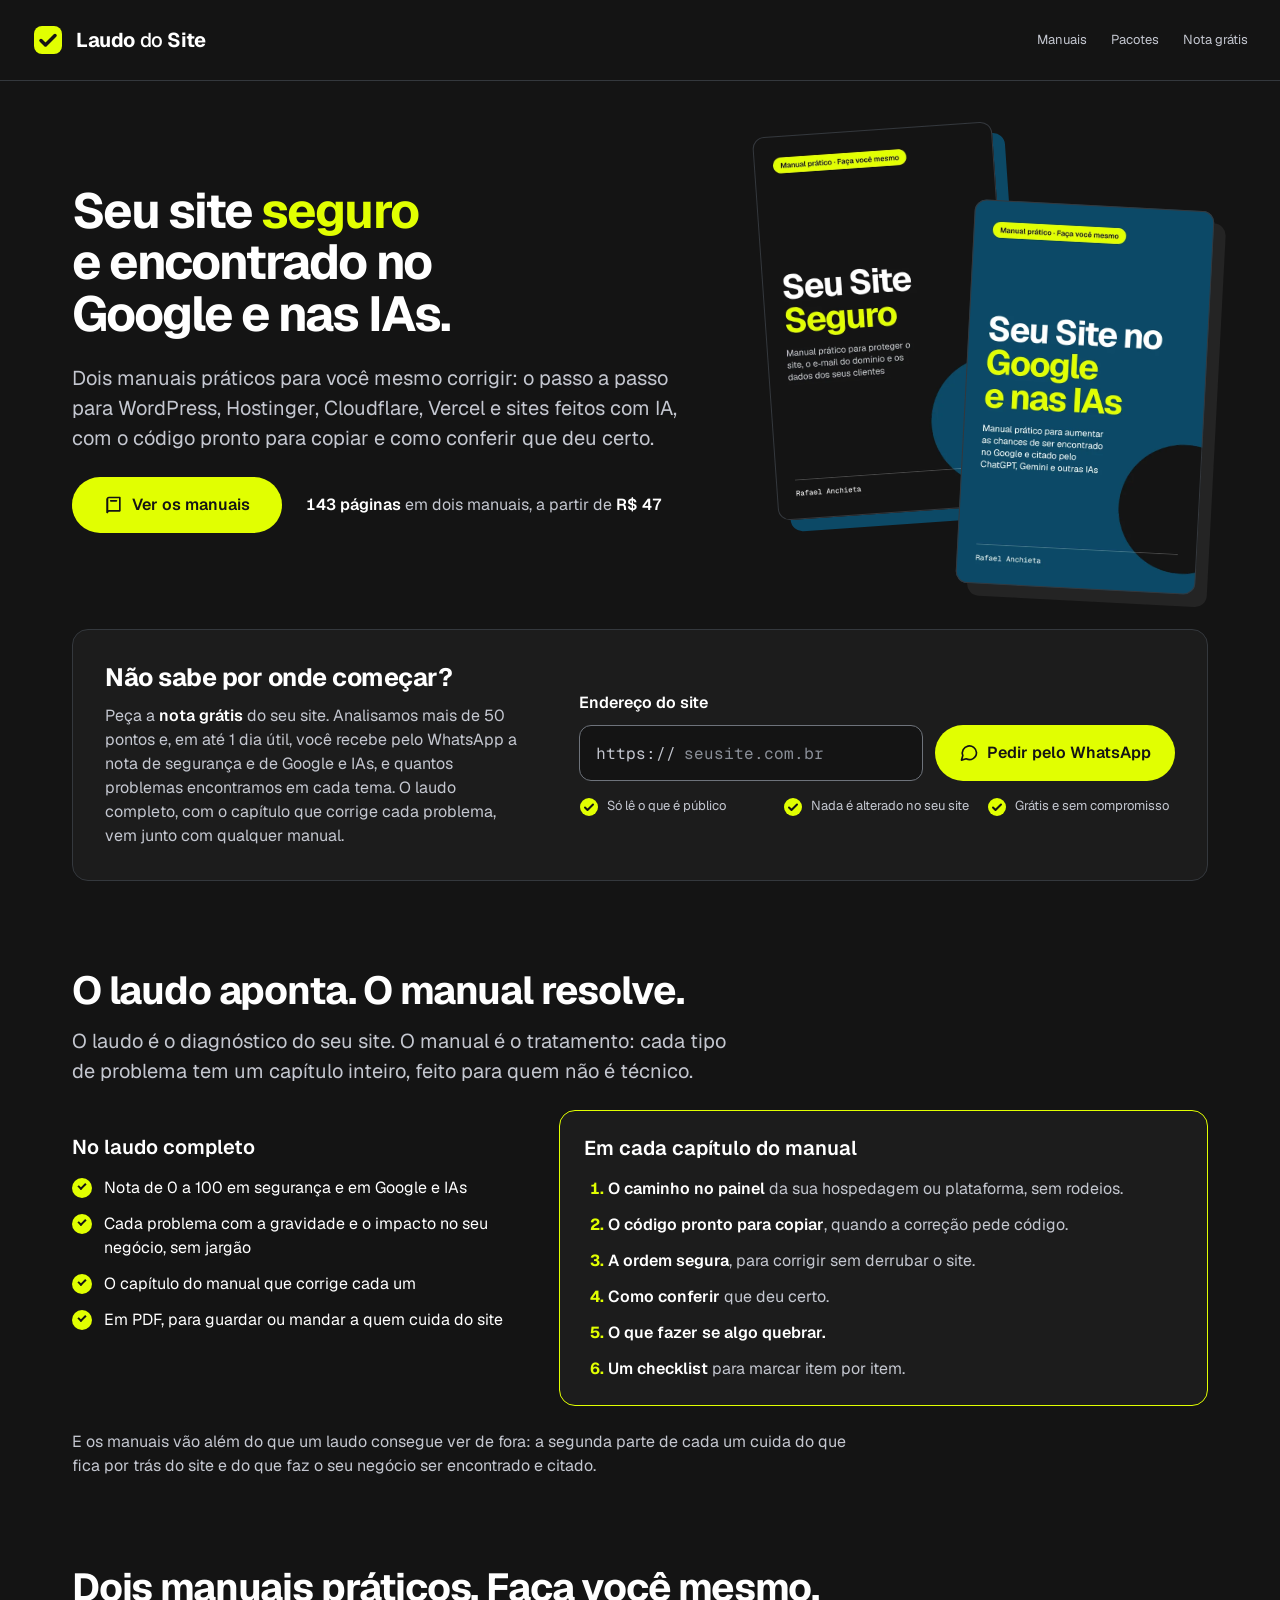
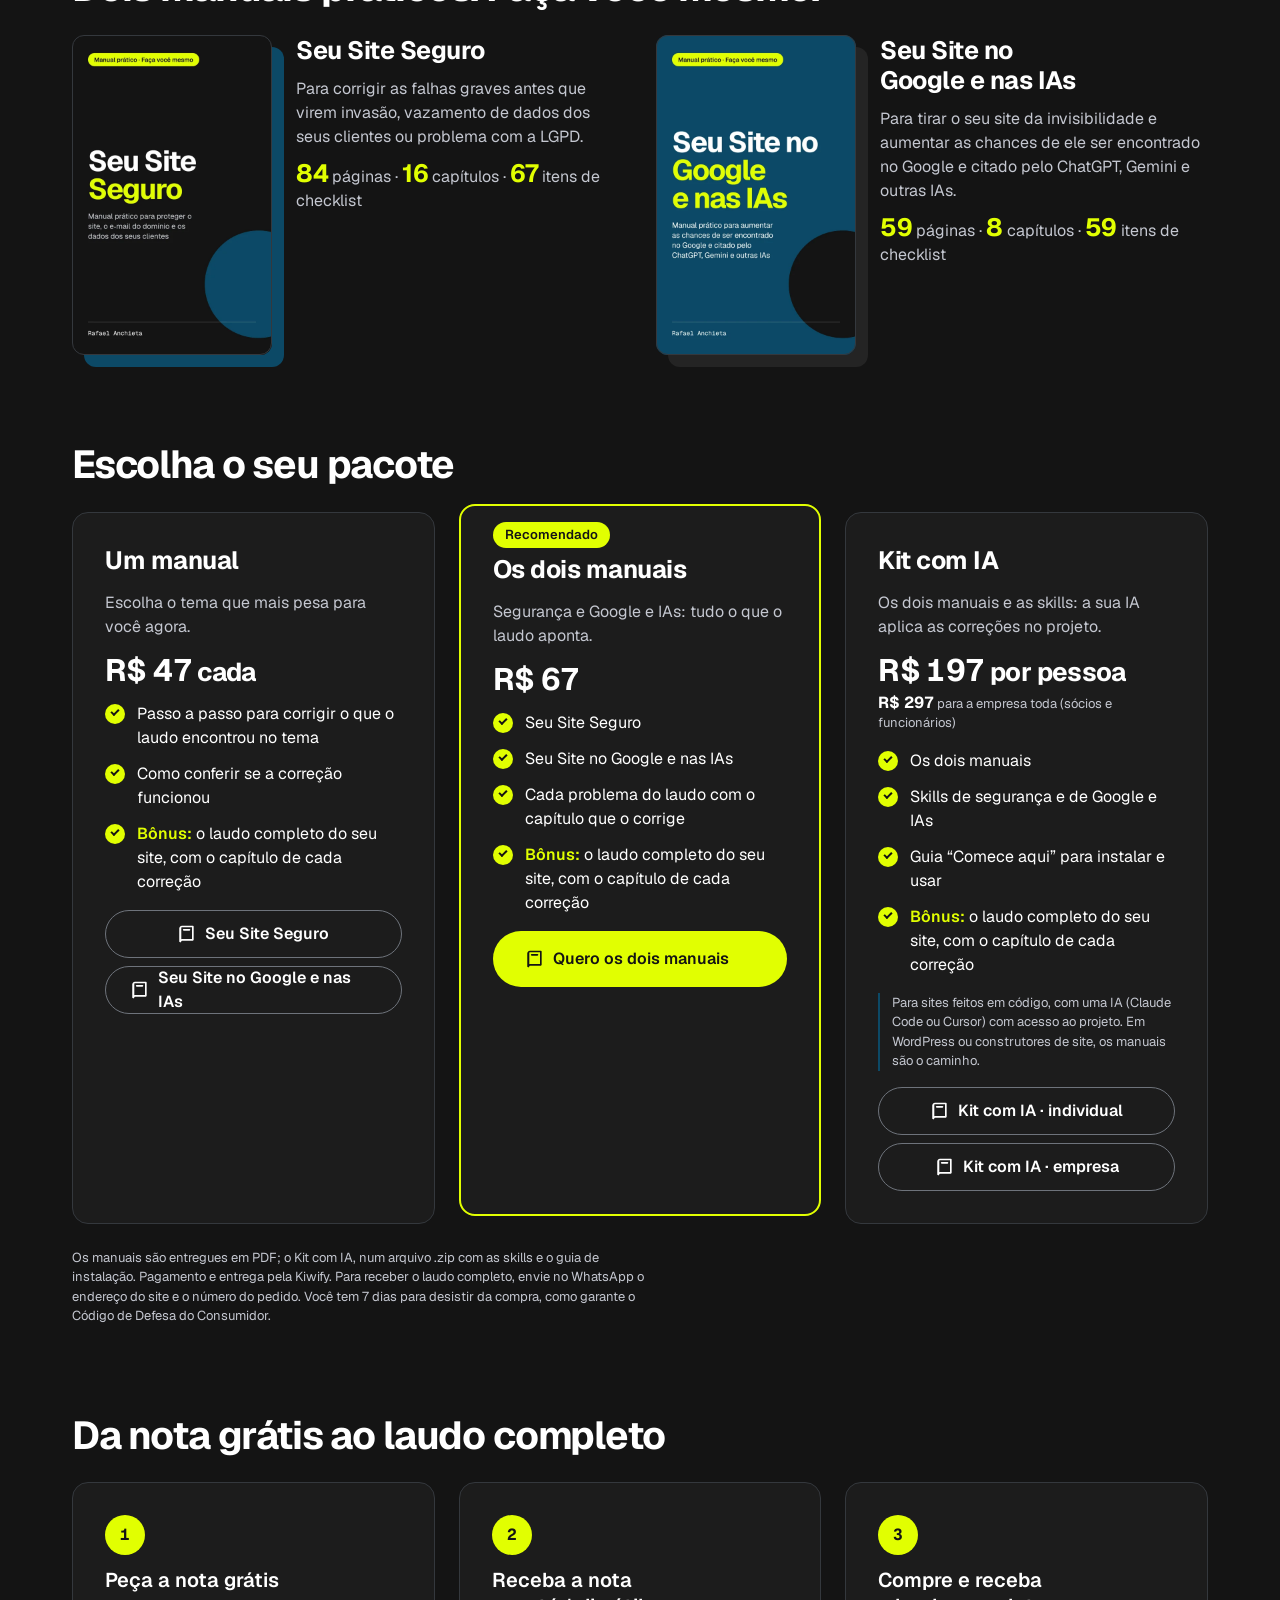
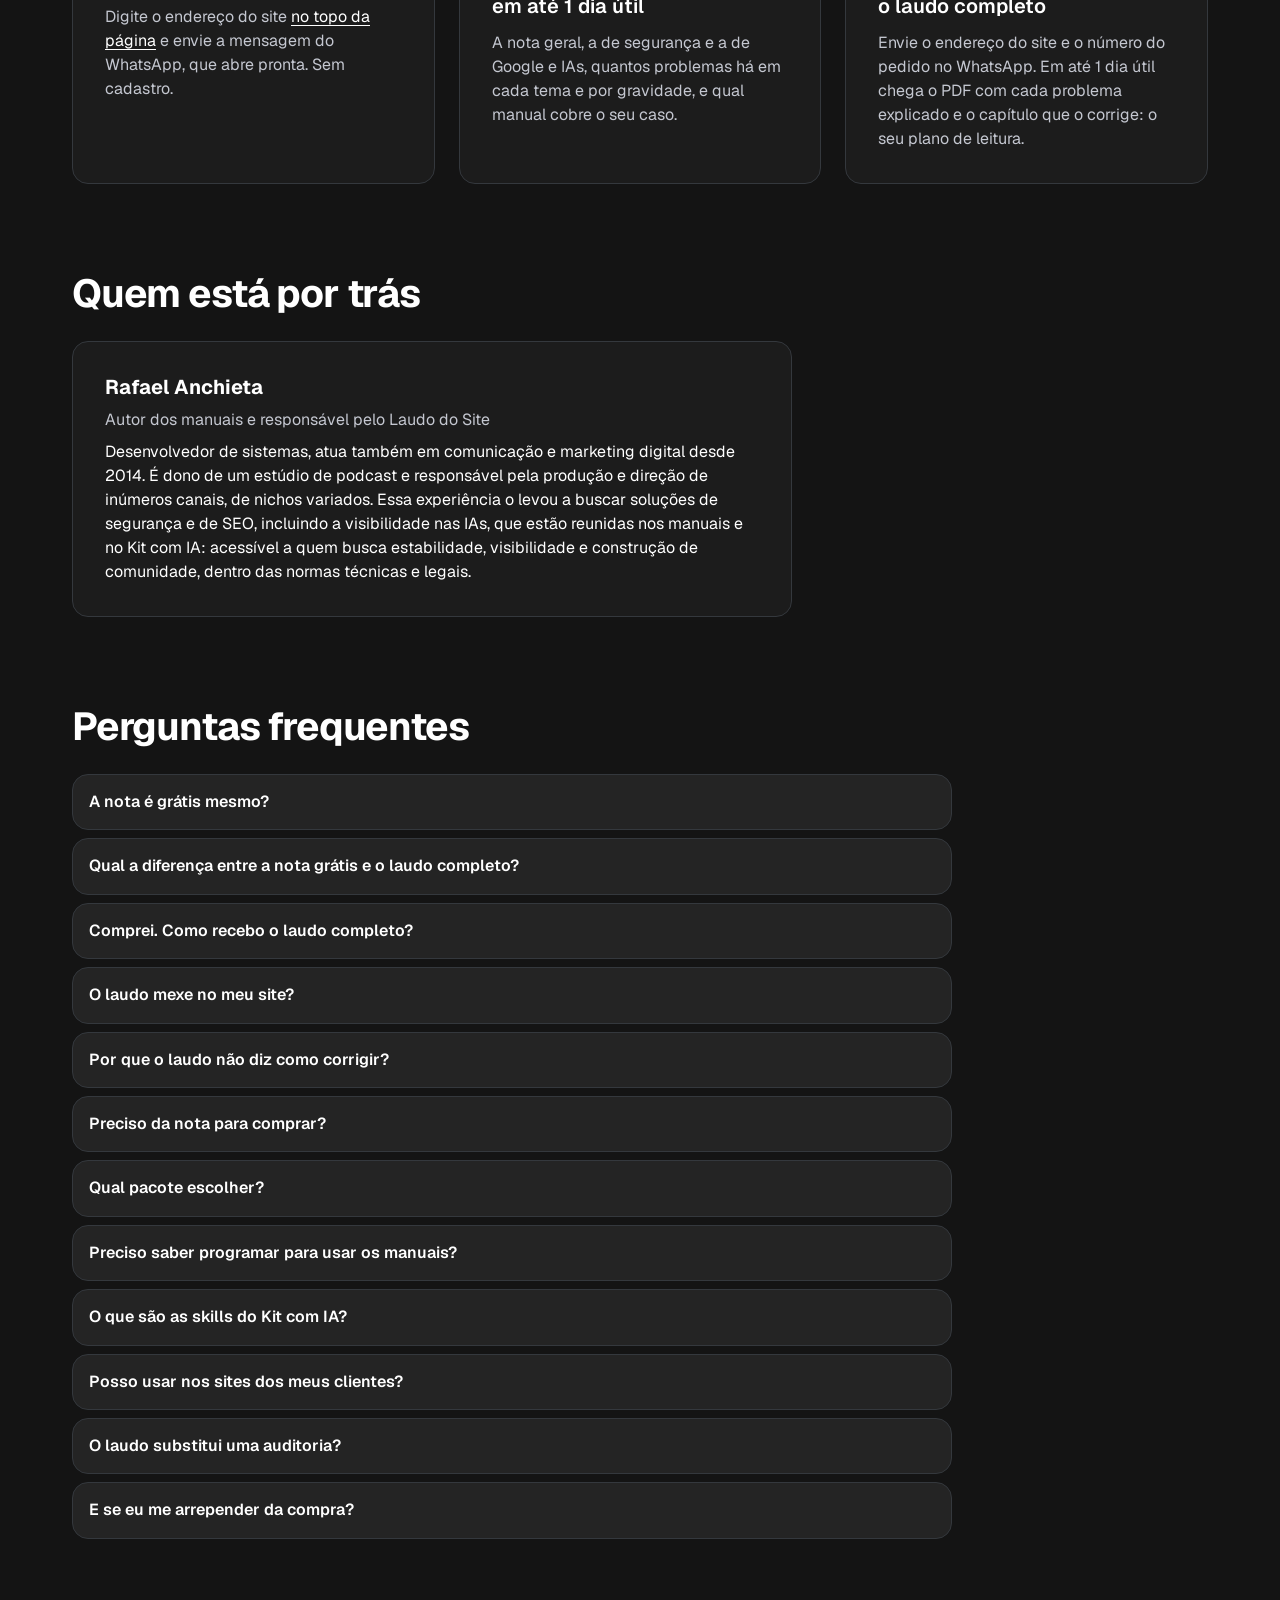
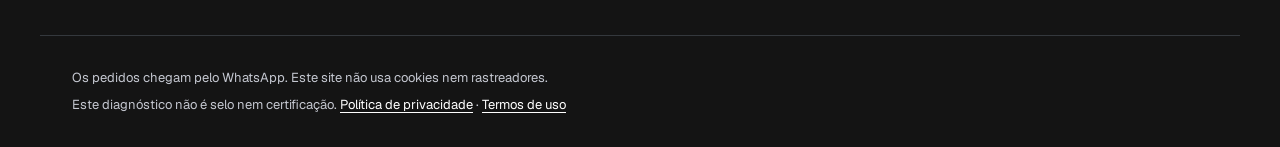
<file: index.html>
<!doctype html>
<html lang="pt-BR">
<head>
  <meta charset="utf-8">
  <meta name="viewport" content="width=device-width, initial-scale=1, viewport-fit=cover">
  <title>Laudo do Site · diagnóstico grátis de segurança, Google e IAs</title>
  <meta name="description" content="Manuais práticos para você mesmo corrigir a segurança do seu site e a presença dele no Google e nas IAs. Peça grátis pelo WhatsApp a nota do seu site.">
  <meta name="theme-color" content="#141414">
  <meta property="og:title" content="Laudo do Site · diagnóstico grátis">
  <meta property="og:description" content="Descubra se o seu site está protegido e visível para o Google e as IAs.">
  <meta property="og:type" content="website">
  <link rel="icon" href="/favicon.svg" type="image/svg+xml">
  <link rel="preload" href="/fontes/geist.woff2" as="font" type="font/woff2" crossorigin>
  <link rel="stylesheet" href="/estilo.css">
  <script type="module" src="/inicio.js"></script>
  <!-- dominio -->
  <link rel="canonical" href="https://laudodosite.com.br/">
  <meta property="og:url" content="https://laudodosite.com.br/">
  <meta property="og:image" content="https://laudodosite.com.br/og.png">
  <meta property="og:image:width" content="1200">
  <meta property="og:image:height" content="630">
  <meta property="og:image:alt" content="Laudo do Site: seu site está protegido e visível para as IAs?">
  <meta property="og:locale" content="pt_BR">
  <meta name="twitter:card" content="summary_large_image">
  <!-- /dominio -->
</head>
<body>
  <header class="topo">
    <a class="marca" href="/" aria-label="Laudo do Site, página inicial">
      <svg viewBox="0 0 32 32" aria-hidden="true"><rect x="2" y="2" width="28" height="28" rx="8" fill="#E1FF01"/><path d="M9 16.5l4.5 4.5L23 11.5" fill="none" stroke="#141414" stroke-width="3.5" stroke-linecap="round" stroke-linejoin="round"/></svg>
      <span><b>Laudo</b> do <b>Site</b></span>
    </a>
    <nav class="nav" aria-label="Seções">
      <a href="#manuais">Manuais</a>
      <a href="#pacotes">Pacotes</a>
      <a href="#laudo">Nota grátis</a>
    </nav>
  </header>

  <main class="pagina">
    <section class="vitrine" aria-labelledby="tit-vitrine">
      <div class="vitrine-txt">
        <h1 class="vitrine-tit" id="tit-vitrine">Seu site <em>seguro</em> e encontrado no Google e nas IAs.</h1>
        <p class="lead">Dois manuais práticos para você mesmo corrigir: o passo a passo para WordPress, Hostinger, Cloudflare, Vercel e sites feitos com IA, com o código pronto para copiar e como conferir que deu certo.</p>
        <div class="vitrine-acoes">
          <a class="btn-pri" href="#manuais">
            <svg viewBox="0 0 24 24" fill="none" stroke="currentColor" stroke-width="2" stroke-linecap="round" stroke-linejoin="round" aria-hidden="true"><path d="M4 5a2 2 0 0 1 2-2h13v16H6a2 2 0 0 0-2 2z"/><path d="M4 21V5M8 7h7"/></svg>
            Ver os manuais
          </a>
          <p class="vitrine-preco"><b>143 páginas</b> em dois manuais, a partir de <b>R$ 47</b></p>
        </div>
      </div>
      <div class="capas" aria-hidden="true"><div data-capa="seguro"></div><div data-capa="google"></div></div>
    </section>

    <section class="cartao convite" id="laudo" aria-labelledby="tit-convite">
      <div class="convite-txt">
        <h2 id="tit-convite">Não sabe por onde começar?</h2>
        <p>Peça a <strong>nota grátis</strong> do seu site. Analisamos mais de 50 pontos e, em até 1 dia útil, você recebe pelo WhatsApp a nota de segurança e de Google e IAs, e quantos problemas encontramos em cada tema. O laudo completo, com o capítulo que corrige cada problema, vem junto com qualquer manual.</p>
      </div>
      <form class="form" id="form-laudo" novalidate>
        <label id="rotulo-url" for="url">Endereço do site</label>
        <div class="campo">
          <div class="entrada">
            <span aria-hidden="true">https://</span>
            <input id="url" name="url" type="text" inputmode="url" autocomplete="url" autocapitalize="none" spellcheck="false"
                   maxlength="2048" placeholder="seusite.com.br" required aria-describedby="erro-url">
          </div>
          <button class="btn-whats" id="btn-verificar" type="submit">
            <svg viewBox="0 0 24 24" fill="none" stroke="currentColor" stroke-width="2" stroke-linecap="round" stroke-linejoin="round" aria-hidden="true"><path d="M21 11.5a8.4 8.4 0 0 1-12.4 7.4L3 20.5l1.6-5.4A8.5 8.5 0 1 1 21 11.5z"/></svg>
            <span id="btn-rotulo">Pedir pelo WhatsApp</span>
          </button>
        </div>
        <p class="erro-form" id="erro-url" role="alert" hidden>
          <svg viewBox="0 0 24 24" fill="none" stroke="currentColor" stroke-width="2" stroke-linecap="round" stroke-linejoin="round" aria-hidden="true"><path d="M12 3l9.5 17h-19L12 3z"/><path d="M12 10v4M12 17.5v.01"/></svg>
          <span id="erro-texto"></span>
        </p>
        <p class="pedido-ok" id="pedido-ok" role="status" hidden>Pedido aberto no WhatsApp: é só enviar a mensagem. Enquanto o laudo não chega, <a href="#manuais">veja os manuais</a>.</p>
        <ul class="garantias">
          <li><svg viewBox="0 0 20 20" aria-hidden="true"><circle cx="10" cy="10" r="9" fill="#E1FF01"/><path d="M6 10.5l2.5 2.5L14 7.5" fill="none" stroke="#141414" stroke-width="2" stroke-linecap="round" stroke-linejoin="round"/></svg>Só lê o que é público</li>
          <li><svg viewBox="0 0 20 20" aria-hidden="true"><circle cx="10" cy="10" r="9" fill="#E1FF01"/><path d="M6 10.5l2.5 2.5L14 7.5" fill="none" stroke="#141414" stroke-width="2" stroke-linecap="round" stroke-linejoin="round"/></svg>Nada é alterado no seu site</li>
          <li><svg viewBox="0 0 20 20" aria-hidden="true"><circle cx="10" cy="10" r="9" fill="#E1FF01"/><path d="M6 10.5l2.5 2.5L14 7.5" fill="none" stroke="#141414" stroke-width="2" stroke-linecap="round" stroke-linejoin="round"/></svg>Grátis e sem compromisso</li>
        </ul>
      </form>
    </section>

    <section class="secao" id="laudo-e-manual" aria-labelledby="tit-laudo-manual">
      <div class="secao-intro">
        <h2 class="secao-titulo" id="tit-laudo-manual">O laudo aponta. O&nbsp;manual resolve.</h2>
        <p class="lead">O laudo é o diagnóstico do seu site. O manual é o tratamento: cada tipo de problema tem um capítulo inteiro, feito para quem não é técnico.</p>
      </div>
      <div class="comparar">
        <div class="comparar-lado">
          <h3>No laudo completo</h3>
          <ul class="lista-check">
            <li>Nota de 0 a 100 em segurança e em Google e IAs</li>
            <li>Cada problema com a gravidade e o impacto no seu negócio, sem jargão</li>
            <li>O capítulo do manual que corrige cada um</li>
            <li>Em PDF, para guardar ou mandar a quem cuida do site</li>
          </ul>
        </div>
        <div class="comparar-lado profundo">
          <h3>Em cada capítulo do manual</h3>
          <ol class="capitulo-ex">
            <li><strong>O caminho no painel</strong> da sua hospedagem ou plataforma, sem rodeios.</li>
            <li><strong>O código pronto para copiar</strong>, quando a correção pede código.</li>
            <li><strong>A ordem segura</strong>, para corrigir sem derrubar o site.</li>
            <li><strong>Como conferir</strong> que deu certo.</li>
            <li><strong>O que fazer se algo quebrar.</strong></li>
            <li><strong>Um checklist</strong> para marcar item por item.</li>
          </ol>
        </div>
      </div>
      <p class="comparar-fecho">E os manuais vão além do que um laudo consegue ver de fora: a segunda parte de cada um cuida do que fica por trás do site e do que faz o seu negócio ser encontrado e citado.</p>
    </section>

    <section class="secao" id="manuais" aria-labelledby="tit-manuais">
      <h2 class="secao-titulo" id="tit-manuais">Dois manuais práticos. Faça você mesmo.</h2>
      <div class="manuais">
        <article class="manual">
          <div data-capa="seguro"></div>
          <div class="manual-txt">
            <h3>Seu Site Seguro</h3>
            <p>Para corrigir as falhas graves antes que virem invasão, vazamento de dados dos seus clientes ou problema com a LGPD.</p>
            <p class="manual-numeros"><b>84</b> páginas · <b>16</b> capítulos · <b>67</b> itens de checklist</p>
          </div>
        </article>
        <article class="manual">
          <div data-capa="google"></div>
          <div class="manual-txt">
            <h3>Seu Site no Google e nas IAs</h3>
            <p>Para tirar o seu site da invisibilidade e aumentar as chances de ele ser encontrado no Google e citado pelo ChatGPT, Gemini e outras IAs.</p>
            <p class="manual-numeros"><b>59</b> páginas · <b>8</b> capítulos · <b>59</b> itens de checklist</p>
          </div>
        </article>
      </div>
    </section>

    <section class="secao" id="pacotes" aria-labelledby="tit-pacotes">
      <h2 class="secao-titulo" id="tit-pacotes">Escolha o seu pacote</h2>
      <div id="lista-pacotes"></div>
      <p class="nota-compra">Os manuais são entregues em PDF; o Kit com IA, num arquivo .zip com as skills e o guia de instalação. Pagamento e entrega pela Kiwify. Para receber o laudo completo, envie no WhatsApp o endereço do site e o número do pedido. Você tem 7 dias para desistir da compra, como garante o Código de Defesa do Consumidor.</p>
    </section>

    <section class="secao" id="como-funciona" aria-labelledby="tit-como">
      <h2 class="secao-titulo" id="tit-como">Da nota grátis ao laudo completo</h2>
      <ol class="passos">
        <li class="cartao">
          <span class="passo-num" aria-hidden="true">1</span>
          <h3>Peça a nota grátis</h3>
          <p>Digite o endereço do site <a href="#laudo">no topo da página</a> e envie a mensagem do WhatsApp, que abre pronta. Sem cadastro.</p>
        </li>
        <li class="cartao">
          <span class="passo-num" aria-hidden="true">2</span>
          <h3>Receba a nota em até 1 dia útil</h3>
          <p>A nota geral, a de segurança e a de Google e IAs, quantos problemas há em cada tema e por gravidade, e qual manual cobre o seu caso.</p>
        </li>
        <li class="cartao">
          <span class="passo-num" aria-hidden="true">3</span>
          <h3>Compre e receba o laudo completo</h3>
          <p>Envie o endereço do site e o número do pedido no WhatsApp. Em até 1 dia útil chega o PDF com cada problema explicado e o capítulo que o corrige: o seu plano de leitura.</p>
        </li>
      </ol>
    </section>

    <section class="secao autor" aria-labelledby="tit-autor">
      <h2 class="secao-titulo" id="tit-autor">Quem está por trás</h2>
      <div class="cartao autor-cartao">
        <p class="autor-nome">Rafael Anchieta</p>
        <p class="autor-papel">Autor dos manuais e responsável pelo Laudo do Site</p>
        <p>Desenvolvedor de sistemas, atua também em comunicação e marketing digital desde 2014. É dono de um estúdio de podcast e responsável pela produção e direção de inúmeros canais, de nichos variados. Essa experiência o levou a buscar soluções de segurança e de SEO, incluindo a visibilidade nas IAs, que estão reunidas nos manuais e no Kit com IA: acessível a quem busca estabilidade, visibilidade e construção de comunidade, dentro das normas técnicas e legais.</p>
      </div>
    </section>

    <section class="secao" aria-labelledby="tit-faq">
      <h2 class="secao-titulo" id="tit-faq">Perguntas frequentes</h2>
      <div class="faq">
        <details class="item"><summary><h3>A nota é grátis mesmo?</h3></summary>
          <div class="corpo"><p>Sim. Não pedimos cadastro, e-mail nem cartão. Você digita o endereço, envia o pedido pelo WhatsApp e recebe a nota em até 1 dia útil: as notas de cada tema e quantos problemas encontramos, por gravidade. Nesta fase beta, cada análise é feita e conferida por nós antes do envio.</p></div></details>
        <details class="item"><summary><h3>Qual a diferença entre a nota grátis e o laudo completo?</h3></summary>
          <div class="corpo"><p>A nota mostra quanto o seu site precisa de atenção. O laudo completo mostra o quê: cada problema explicado em linguagem simples, a evidência encontrada e o capítulo do manual que ensina a corrigir. Ele vem junto com qualquer manual, porque é com o manual em mãos que ele vira um plano de ação.</p></div></details>
        <details class="item"><summary><h3>Comprei. Como recebo o laudo completo?</h3></summary>
          <div class="corpo"><p>Envie pelo WhatsApp o endereço do site e o número do pedido que aparece no e-mail da compra. Em até 1 dia útil você recebe o laudo em PDF, feito no dia, com o site como ele está.</p></div></details>
        <details class="item"><summary><h3>O laudo mexe no meu site?</h3></summary>
          <div class="corpo"><p>Não. Lemos só o que qualquer visitante ou robô de busca recebe do site. Nada é alterado, e não tentamos entrar em áreas restritas.</p></div></details>
        <details class="item"><summary><h3>Por que o laudo não diz como corrigir?</h3></summary>
          <div class="corpo"><p>Porque a correção depende de onde o site está hospedado e de como ele foi feito. O laudo mostra o que está errado e por que importa; os manuais ensinam a corrigir, passo a passo, nos painéis e ferramentas mais usados.</p></div></details>
        <details class="item"><summary><h3>Preciso da nota para comprar?</h3></summary>
          <div class="corpo"><p>Não. Se você já sabe o que precisa corrigir, ou quer cuidar do site por completo, pode comprar direto: o laudo completo do seu site vem junto. A nota ajuda a escolher, mas não é obrigatória.</p></div></details>
        <details class="item"><summary><h3>Qual pacote escolher?</h3></summary>
          <div class="corpo"><p>Se ainda não sabe, peça a nota grátis: ela mostra se os problemas estão em segurança, no Google e nas IAs, ou nos dois, e indica o pacote para o seu caso. Se o laudo encontrou problemas nos dois temas, os dois manuais saem mais em conta juntos. No Kit com IA, a licença individual vale para uma pessoa; a licença para empresa cobre sócios e funcionários.</p></div></details>
        <details class="item"><summary><h3>Preciso saber programar para usar os manuais?</h3></summary>
          <div class="corpo"><p>Para a maior parte das correções, não: muitas são feitas no painel da hospedagem, do domínio ou do próprio site. Alguns itens exigem mexer no código ou pedir a quem mantém o site, e o manual avisa quando.</p></div></details>
        <details class="item"><summary><h3>O que são as skills do Kit com IA?</h3></summary>
          <div class="corpo"><p>São instruções e ferramentas prontas para uma IA que trabalha no seu projeto, como o Claude Code ou o Cursor. Com elas, a IA verifica o site, aplica as correções dos manuais e confere o resultado. Servem para sites feitos em código; em WordPress ou construtores de site, os manuais são o caminho.</p></div></details>
        <details class="item"><summary><h3>Posso usar nos sites dos meus clientes?</h3></summary>
          <div class="corpo"><p>Pode. O que você aprende nos manuais vale para qualquer site em que trabalhe, e o Kit com IA pode ser usado nos sites de clientes que autorizarem o trabalho por escrito. O que não pode é repassar os arquivos: revender, compartilhar ou publicar os manuais e as skills.</p></div></details>
        <details class="item"><summary><h3>O laudo substitui uma auditoria?</h3></summary>
          <div class="corpo"><p>Não. Ele mostra o que dá para ver de fora. Falhas no código, no banco de dados ou nas regras de acesso só aparecem numa análise por dentro.</p></div></details>
        <details class="item"><summary><h3>E se eu me arrepender da compra?</h3></summary>
          <div class="corpo"><p>Você tem 7 dias a partir da compra para desistir e receber o valor de volta, como garante o Código de Defesa do Consumidor.</p></div></details>
      </div>
    </section>
  </main>

  <footer class="rodape">
    <p>Os pedidos chegam pelo WhatsApp. Este site não usa cookies nem rastreadores.</p>
    <p>Este diagnóstico não é selo nem certificação. <a href="/privacidade">Política de privacidade</a> · <a href="/termos">Termos de uso</a></p>
  </footer>
</body>
</html>
</file>
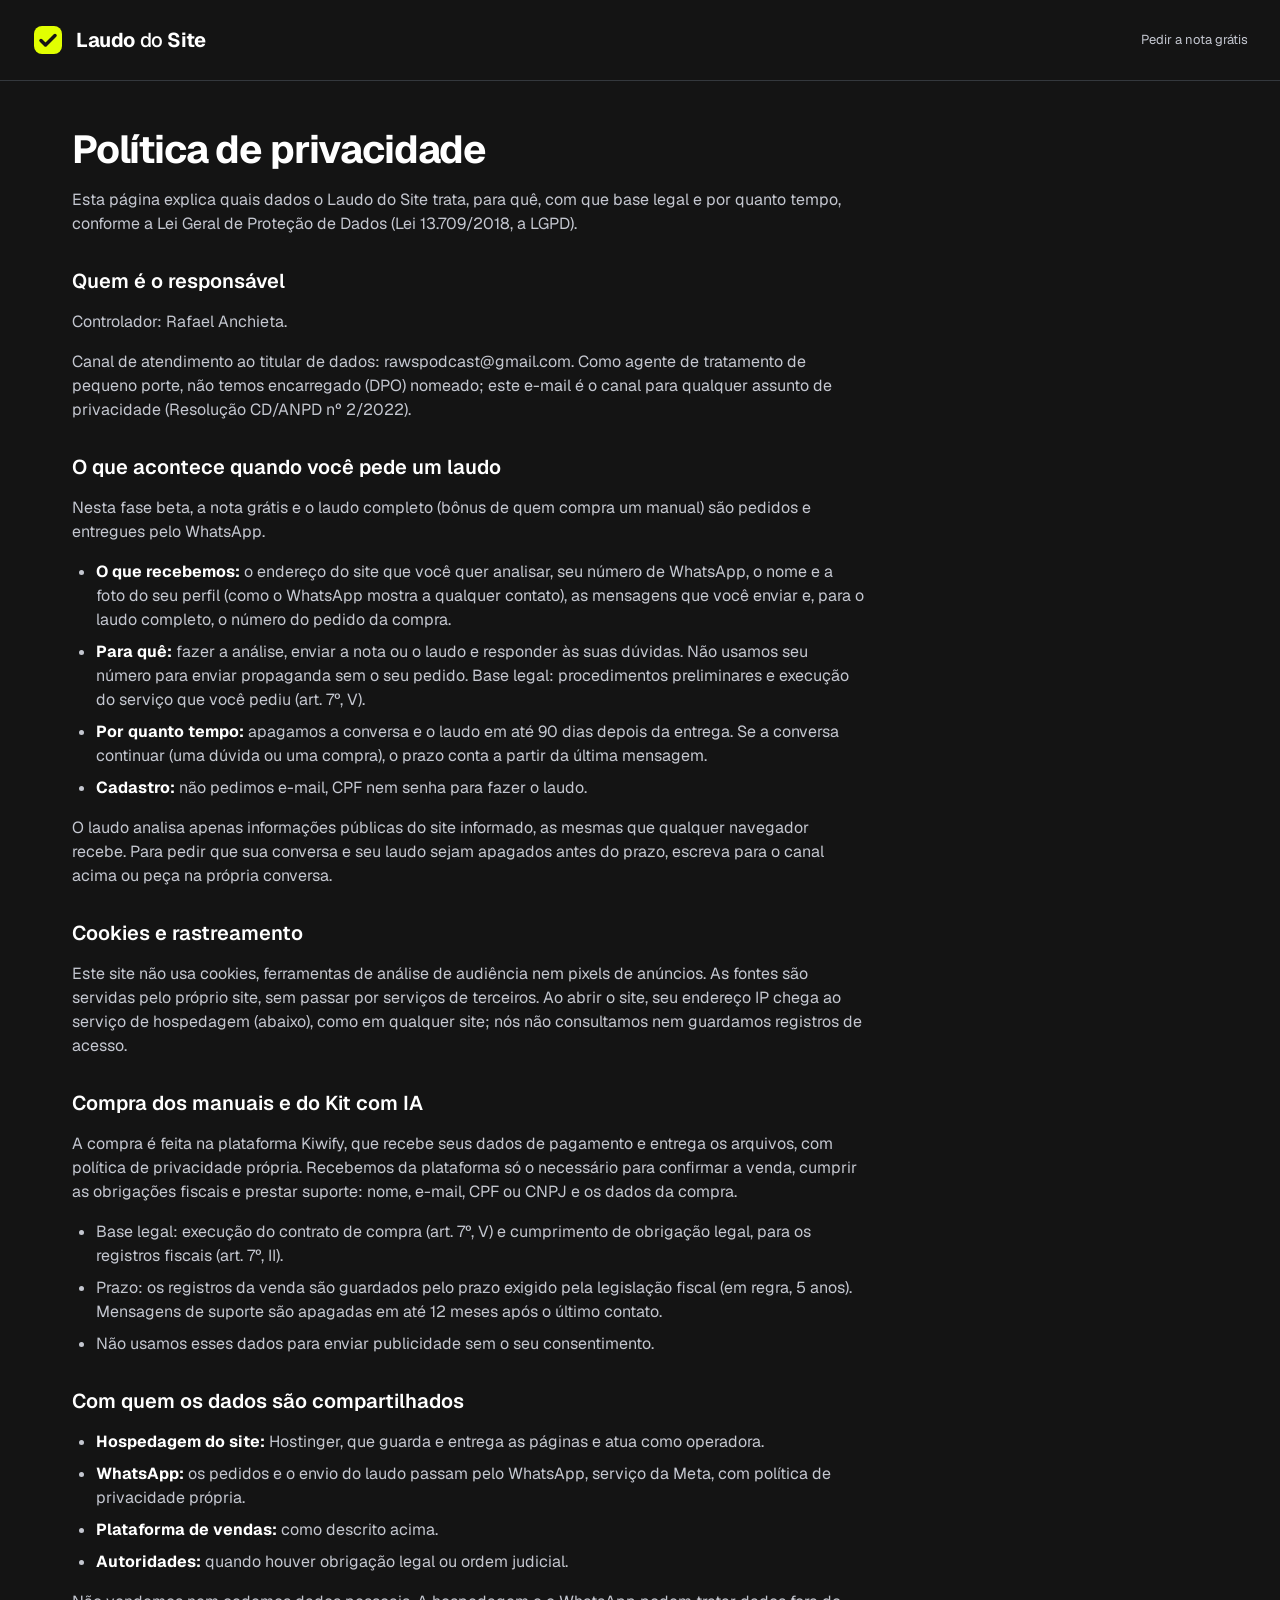
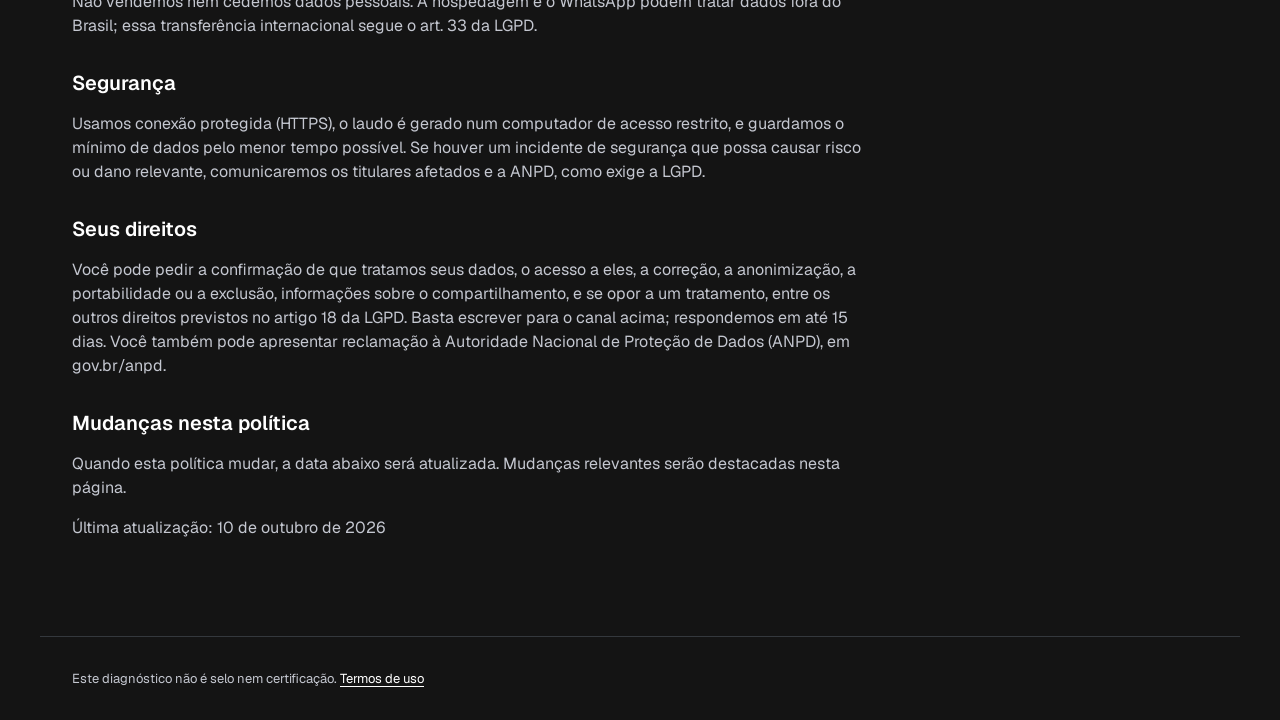
<file: privacidade.html>
<!doctype html>
<html lang="pt-BR">
<head>
  <meta charset="utf-8">
  <meta name="viewport" content="width=device-width, initial-scale=1, viewport-fit=cover">
  <title>Política de privacidade · Laudo do Site</title>
  <meta name="description" content="Quais dados o Laudo do Site guarda, por quanto tempo e como exercer seus direitos pela LGPD.">
  <meta name="theme-color" content="#141414">
  <link rel="icon" href="/favicon.svg" type="image/svg+xml">
  <link rel="preload" href="/fontes/geist.woff2" as="font" type="font/woff2" crossorigin>
  <link rel="stylesheet" href="/estilo.css">
  <!-- dominio -->
  <link rel="canonical" href="https://laudodosite.com.br/privacidade">
  <!-- /dominio -->
</head>
<body>
  <header class="topo">
    <a class="marca" href="/" aria-label="Laudo do Site, página inicial">
      <svg viewBox="0 0 32 32" aria-hidden="true"><rect x="2" y="2" width="28" height="28" rx="8" fill="#E1FF01"/><path d="M9 16.5l4.5 4.5L23 11.5" fill="none" stroke="#141414" stroke-width="3.5" stroke-linecap="round" stroke-linejoin="round"/></svg>
      <span><b>Laudo</b> do <b>Site</b></span>
    </a>
    <a class="topo-acao" href="/#laudo">Pedir a nota grátis</a>
  </header>

  <main class="pagina">
    <article class="texto-legal">
      <h1>Política de privacidade</h1>
      <p>Esta página explica quais dados o Laudo do Site trata, para quê, com que base legal e por quanto tempo, conforme a Lei Geral de Proteção de Dados (Lei 13.709/2018, a LGPD).</p>

      <h2>Quem é o responsável</h2>
      <p>Controlador: Rafael Anchieta.</p>
      <p>Canal de atendimento ao titular de dados: rawspodcast@gmail.com. Como agente de tratamento de pequeno porte, não temos encarregado (DPO) nomeado; este e-mail é o canal para qualquer assunto de privacidade (Resolução CD/ANPD nº 2/2022).</p>

      <h2>O que acontece quando você pede um laudo</h2>
      <p>Nesta fase beta, a nota grátis e o laudo completo (bônus de quem compra um manual) são pedidos e entregues pelo WhatsApp.</p>
      <ul>
        <li><strong>O que recebemos:</strong> o endereço do site que você quer analisar, seu número de WhatsApp, o nome e a foto do seu perfil (como o WhatsApp mostra a qualquer contato), as mensagens que você enviar e, para o laudo completo, o número do pedido da compra.</li>
        <li><strong>Para quê:</strong> fazer a análise, enviar a nota ou o laudo e responder às suas dúvidas. Não usamos seu número para enviar propaganda sem o seu pedido. Base legal: procedimentos preliminares e execução do serviço que você pediu (art. 7º, V).</li>
        <li><strong>Por quanto tempo:</strong> apagamos a conversa e o laudo em até 90 dias depois da entrega. Se a conversa continuar (uma dúvida ou uma compra), o prazo conta a partir da última mensagem.</li>
        <li><strong>Cadastro:</strong> não pedimos e-mail, CPF nem senha para fazer o laudo.</li>
      </ul>
      <p>O laudo analisa apenas informações públicas do site informado, as mesmas que qualquer navegador recebe. Para pedir que sua conversa e seu laudo sejam apagados antes do prazo, escreva para o canal acima ou peça na própria conversa.</p>

      <h2>Cookies e rastreamento</h2>
      <p>Este site não usa cookies, ferramentas de análise de audiência nem pixels de anúncios. As fontes são servidas pelo próprio site, sem passar por serviços de terceiros. Ao abrir o site, seu endereço IP chega ao serviço de hospedagem (abaixo), como em qualquer site; nós não consultamos nem guardamos registros de acesso.</p>

      <h2>Compra dos manuais e do Kit com IA</h2>
      <p>A compra é feita na plataforma Kiwify, que recebe seus dados de pagamento e entrega os arquivos, com política de privacidade própria. Recebemos da plataforma só o necessário para confirmar a venda, cumprir as obrigações fiscais e prestar suporte: nome, e-mail, CPF ou CNPJ e os dados da compra.</p>
      <ul>
        <li>Base legal: execução do contrato de compra (art. 7º, V) e cumprimento de obrigação legal, para os registros fiscais (art. 7º, II).</li>
        <li>Prazo: os registros da venda são guardados pelo prazo exigido pela legislação fiscal (em regra, 5 anos). Mensagens de suporte são apagadas em até 12 meses após o último contato.</li>
        <li>Não usamos esses dados para enviar publicidade sem o seu consentimento.</li>
      </ul>

      <h2>Com quem os dados são compartilhados</h2>
      <ul>
        <li><strong>Hospedagem do site:</strong> Hostinger, que guarda e entrega as páginas e atua como operadora.</li>
        <li><strong>WhatsApp:</strong> os pedidos e o envio do laudo passam pelo WhatsApp, serviço da Meta, com política de privacidade própria.</li>
        <li><strong>Plataforma de vendas:</strong> como descrito acima.</li>
        <li><strong>Autoridades:</strong> quando houver obrigação legal ou ordem judicial.</li>
      </ul>
      <p>Não vendemos nem cedemos dados pessoais. A hospedagem e o WhatsApp podem tratar dados fora do Brasil; essa transferência internacional segue o art. 33 da LGPD.</p>

      <h2>Segurança</h2>
      <p>Usamos conexão protegida (HTTPS), o laudo é gerado num computador de acesso restrito, e guardamos o mínimo de dados pelo menor tempo possível. Se houver um incidente de segurança que possa causar risco ou dano relevante, comunicaremos os titulares afetados e a ANPD, como exige a LGPD.</p>

      <h2>Seus direitos</h2>
      <p>Você pode pedir a confirmação de que tratamos seus dados, o acesso a eles, a correção, a anonimização, a portabilidade ou a exclusão, informações sobre o compartilhamento, e se opor a um tratamento, entre os outros direitos previstos no artigo 18 da LGPD. Basta escrever para o canal acima; respondemos em até 15 dias. Você também pode apresentar reclamação à Autoridade Nacional de Proteção de Dados (ANPD), em gov.br/anpd.</p>

      <h2>Mudanças nesta política</h2>
      <p>Quando esta política mudar, a data abaixo será atualizada. Mudanças relevantes serão destacadas nesta página.</p>

      <p class="atualizado">Última atualização: 10 de outubro de 2026</p>
    </article>
  </main>

  <footer class="rodape">
    <p>Este diagnóstico não é selo nem certificação. <a href="/termos">Termos de uso</a></p>
  </footer>
</body>
</html>
</file>
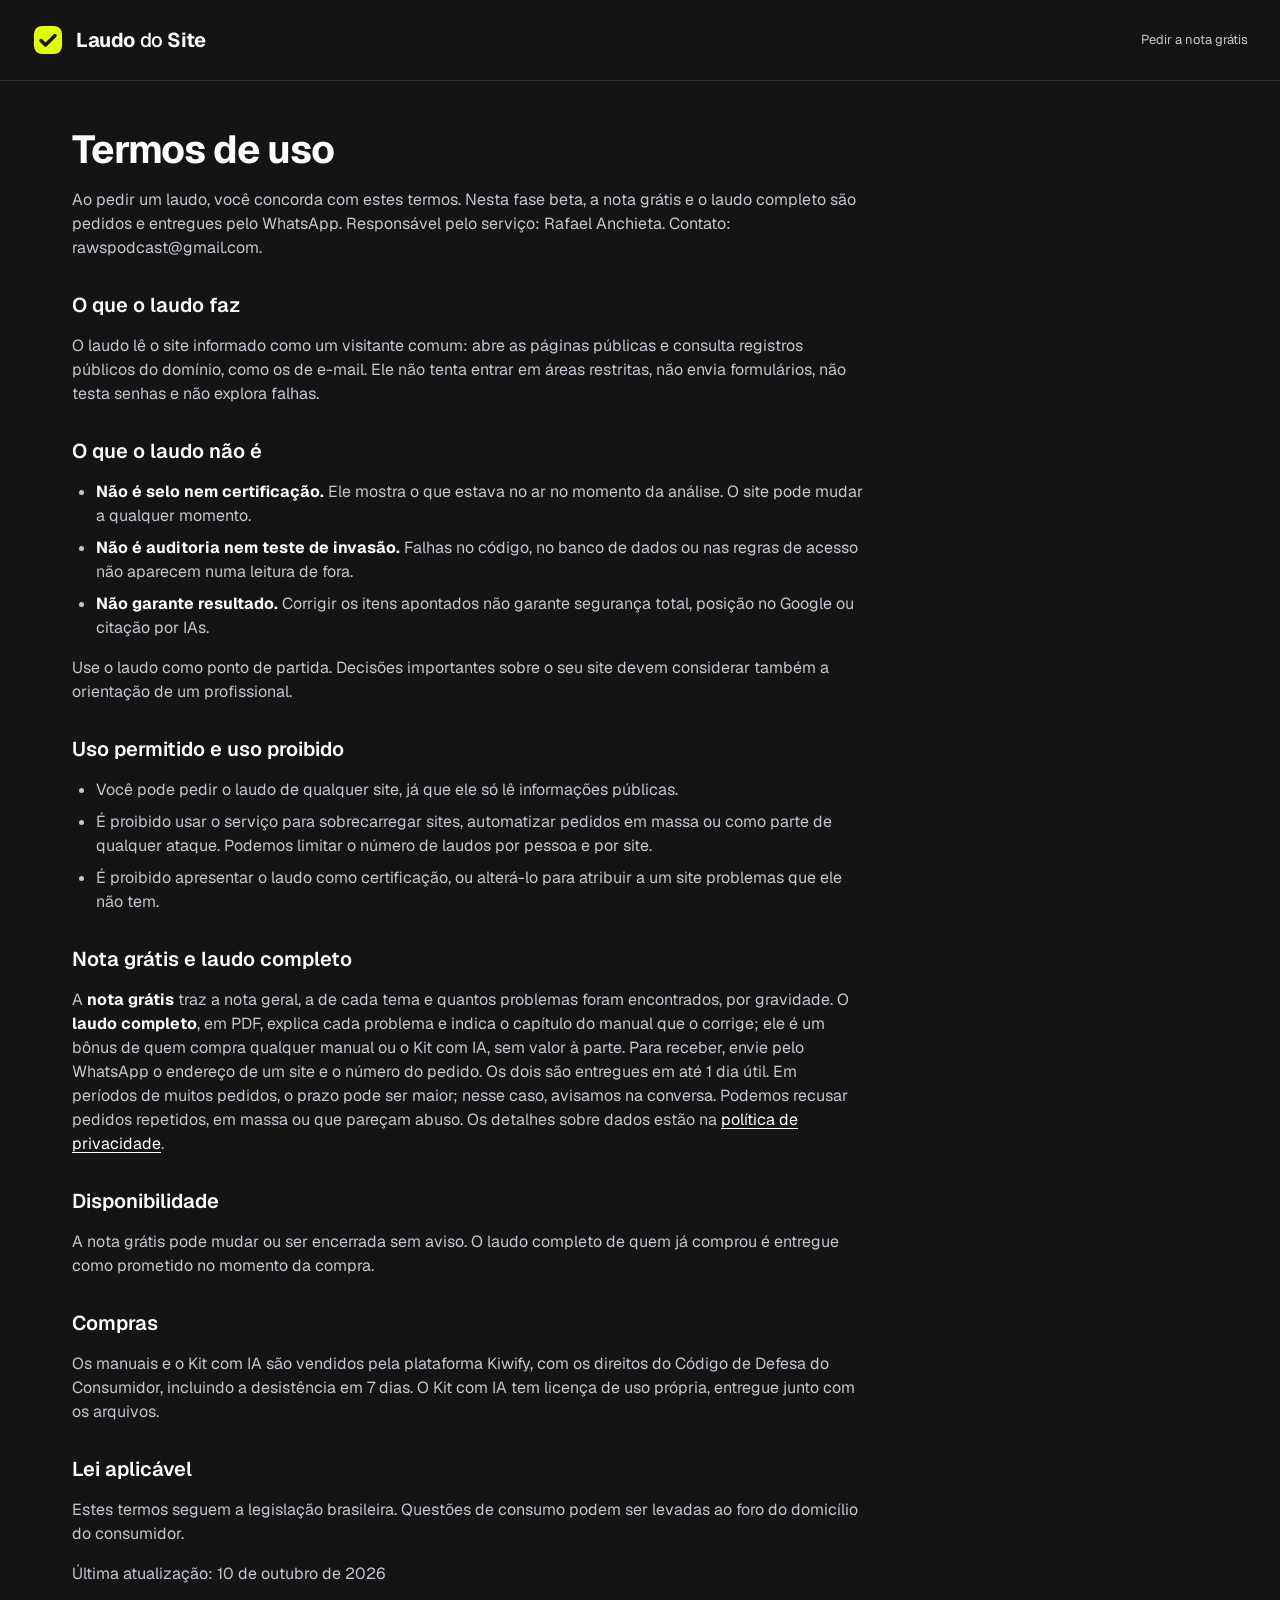
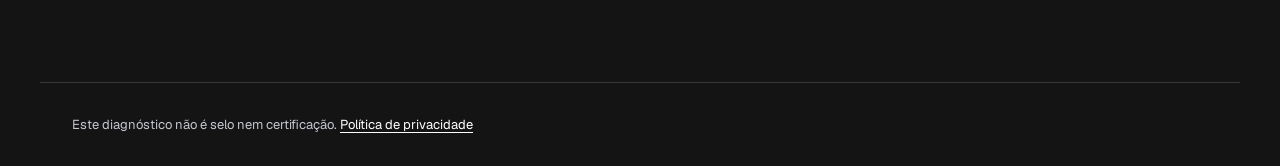
<file: termos.html>
<!doctype html>
<html lang="pt-BR">
<head>
  <meta charset="utf-8">
  <meta name="viewport" content="width=device-width, initial-scale=1, viewport-fit=cover">
  <title>Termos de uso · Laudo do Site</title>
  <meta name="description" content="Regras de uso da nota grátis e do laudo do Laudo do Site: o que ele verifica, o que não é e o uso proibido.">
  <meta name="theme-color" content="#141414">
  <link rel="icon" href="/favicon.svg" type="image/svg+xml">
  <link rel="preload" href="/fontes/geist.woff2" as="font" type="font/woff2" crossorigin>
  <link rel="stylesheet" href="/estilo.css">
  <!-- dominio -->
  <link rel="canonical" href="https://laudodosite.com.br/termos">
  <!-- /dominio -->
</head>
<body>
  <header class="topo">
    <a class="marca" href="/" aria-label="Laudo do Site, página inicial">
      <svg viewBox="0 0 32 32" aria-hidden="true"><rect x="2" y="2" width="28" height="28" rx="8" fill="#E1FF01"/><path d="M9 16.5l4.5 4.5L23 11.5" fill="none" stroke="#141414" stroke-width="3.5" stroke-linecap="round" stroke-linejoin="round"/></svg>
      <span><b>Laudo</b> do <b>Site</b></span>
    </a>
    <a class="topo-acao" href="/#laudo">Pedir a nota grátis</a>
  </header>

  <main class="pagina">
    <article class="texto-legal">
      <h1>Termos de uso</h1>
      <p>Ao pedir um laudo, você concorda com estes termos. Nesta fase beta, a nota grátis e o laudo completo são pedidos e entregues pelo WhatsApp. Responsável pelo serviço: Rafael Anchieta. Contato: rawspodcast@gmail.com.</p>

      <h2>O que o laudo faz</h2>
      <p>O laudo lê o site informado como um visitante comum: abre as páginas públicas e consulta registros públicos do domínio, como os de e-mail. Ele não tenta entrar em áreas restritas, não envia formulários, não testa senhas e não explora falhas.</p>

      <h2>O que o laudo não é</h2>
      <ul>
        <li><strong>Não é selo nem certificação.</strong> Ele mostra o que estava no ar no momento da análise. O site pode mudar a qualquer momento.</li>
        <li><strong>Não é auditoria nem teste de invasão.</strong> Falhas no código, no banco de dados ou nas regras de acesso não aparecem numa leitura de fora.</li>
        <li><strong>Não garante resultado.</strong> Corrigir os itens apontados não garante segurança total, posição no Google ou citação por IAs.</li>
      </ul>
      <p>Use o laudo como ponto de partida. Decisões importantes sobre o seu site devem considerar também a orientação de um profissional.</p>

      <h2>Uso permitido e uso proibido</h2>
      <ul>
        <li>Você pode pedir o laudo de qualquer site, já que ele só lê informações públicas.</li>
        <li>É proibido usar o serviço para sobrecarregar sites, automatizar pedidos em massa ou como parte de qualquer ataque. Podemos limitar o número de laudos por pessoa e por site.</li>
        <li>É proibido apresentar o laudo como certificação, ou alterá-lo para atribuir a um site problemas que ele não tem.</li>
      </ul>

      <h2>Nota grátis e laudo completo</h2>
      <p>A <strong>nota grátis</strong> traz a nota geral, a de cada tema e quantos problemas foram encontrados, por gravidade. O <strong>laudo completo</strong>, em PDF, explica cada problema e indica o capítulo do manual que o corrige; ele é um bônus de quem compra qualquer manual ou o Kit com IA, sem valor à parte. Para receber, envie pelo WhatsApp o endereço de um site e o número do pedido. Os dois são entregues em até 1 dia útil. Em períodos de muitos pedidos, o prazo pode ser maior; nesse caso, avisamos na conversa. Podemos recusar pedidos repetidos, em massa ou que pareçam abuso. Os detalhes sobre dados estão na <a href="/privacidade">política de privacidade</a>.</p>

      <h2>Disponibilidade</h2>
      <p>A nota grátis pode mudar ou ser encerrada sem aviso. O laudo completo de quem já comprou é entregue como prometido no momento da compra.</p>

      <h2>Compras</h2>
      <p>Os manuais e o Kit com IA são vendidos pela plataforma Kiwify, com os direitos do Código de Defesa do Consumidor, incluindo a desistência em 7 dias. O Kit com IA tem licença de uso própria, entregue junto com os arquivos.</p>

      <h2>Lei aplicável</h2>
      <p>Estes termos seguem a legislação brasileira. Questões de consumo podem ser levadas ao foro do domicílio do consumidor.</p>

      <p class="atualizado">Última atualização: 10 de outubro de 2026</p>
    </article>
  </main>

  <footer class="rodape">
    <p>Este diagnóstico não é selo nem certificação. <a href="/privacidade">Política de privacidade</a></p>
  </footer>
</body>
</html>
</file>
<file: estilo.css>
/* Laudo do Site — tokens do manual de comunicação visual (Downloads/manual_comunicacao_visual_laudo_do_site.md).
   Ajustes de acessibilidade, documentados:
   - --borda-ctl: borda de campos de formulário (#34383D dá 1,56:1; controle precisa de 3:1)
   - --placeholder: texto de exemplo no campo (≥ 4,5:1)
   - azul-petróleo só como FUNDO (como texto/ícone sobre o escuro dá 1,6:1)
   - etiqueta "Médio" com texto escuro (branco sobre âmbar dá 2,45:1) */
/* Geist e Geist Mono (Vercel, SIL Open Font License 1.1 — fontes/LICENCA-OFL.txt), servidas
   pelo próprio site: arquivos variáveis, um por família, cobrem os pesos 100 a 900. */
@font-face { font-family: "Geist"; src: url("/fontes/geist.woff2") format("woff2"); font-weight: 100 900; font-style: normal; font-display: swap; }
@font-face { font-family: "Geist Mono"; src: url("/fontes/geist-mono.woff2") format("woff2"); font-weight: 100 900; font-style: normal; font-display: swap; }

:root {
  --fundo: #141414; --sup: #242424; --sup-2: #1C1C1C; --borda: #34383D; --borda-ctl: #6E737B;
  --destaque: #E1FF01; --sobre-destaque: #141414; --apoio: #0C4966;
  --texto: #FFFFFF; --texto-2: #C4C7D0; --placeholder: #8A8F98;
  --critico: #B4232F; --alto: #D9363E; --medio: #D99A00; --baixo: #0C4966; --ok: #238636;

  --f-ui: "Geist", "Segoe UI", system-ui, -apple-system, sans-serif;
  --f-mono: "Geist Mono", ui-monospace, "Cascadia Mono", Consolas, monospace;
  --t-13: 0.8125rem; --t-16: 1rem; --t-20: 1.25rem; --t-25: 1.5625rem; --t-31: 1.9375rem; --t-39: 2.4375rem; --t-49: 3.0625rem;
  --r-1: 12px; --r-2: 16px; --r-3: 999px;
  --ease-enter: cubic-bezier(0.215, 0.610, 0.355, 1.000);
  --ease-exit: cubic-bezier(0.550, 0.055, 0.675, 0.190);
  color-scheme: dark;
}

*, *::before, *::after { box-sizing: border-box; }
html { -webkit-text-size-adjust: 100%; scrollbar-color: var(--borda-ctl) var(--fundo); }
body { margin: 0; background: var(--fundo); color: var(--texto); font: 400 var(--t-16)/1.5 var(--f-ui); -webkit-font-smoothing: antialiased; }
::selection { background: var(--destaque); color: var(--sobre-destaque); }
a { color: var(--texto); text-underline-offset: 3px; }
a:hover { color: var(--destaque); }
:focus-visible { outline: 2px solid var(--destaque); outline-offset: 3px; border-radius: 4px; }
h1, h2, h3, p { margin: 0; }
h1, h2, h3 { text-wrap: balance; }
svg { flex: 0 0 auto; }
.so-leitor { position: absolute; width: 1px; height: 1px; overflow: hidden; clip: rect(0 0 0 0); white-space: nowrap; }
[hidden] { display: none !important; }

/* ---------------------------------------------------------------- moldura */
.topo { display: flex; align-items: center; justify-content: space-between; gap: 16px; padding: 16px; border-bottom: 1px solid var(--borda); }
@media (min-width: 720px) { .topo { padding: 24px 32px; } }
.marca { display: inline-flex; align-items: center; gap: 12px; text-decoration: none; color: var(--texto); font: 700 var(--t-20)/1 var(--f-ui); letter-spacing: -0.02em; }
.marca:hover { color: var(--texto); }
.marca svg { width: 32px; height: 32px; }
.marca b { font-weight: 700; } .marca span { font-weight: 500; }
.topo-acao { font-size: var(--t-13); color: var(--texto-2); text-decoration: none; }
.pagina { max-width: 1200px; margin: 0 auto; padding: 32px 16px 64px; display: grid; gap: 24px; }
@media (min-width: 720px) { .pagina { padding: 48px 32px 96px; } }
.cartao { background: var(--sup-2); border: 1px solid var(--borda); border-radius: var(--r-2); padding: 24px; min-width: 0; }
@media (min-width: 720px) { .cartao { padding: 32px; } }
.rodape { max-width: 1200px; margin: 0 auto; padding: 24px 16px 48px; color: var(--texto-2); font-size: var(--t-13); display: grid; gap: 8px; border-top: 1px solid var(--borda); }
@media (min-width: 720px) { .rodape { padding: 32px; } }

/* ---------------------------------------------------------------- início */
.lead { color: var(--texto-2); font-size: var(--t-16); max-width: 52ch; }
@media (min-width: 720px) { .lead { font-size: var(--t-20); } }


/* Vitrine: o produto primeiro (título e capas), o laudo grátis logo abaixo como convite. */
.vitrine { display: grid; gap: 48px; align-items: center; }
@media (min-width: 960px) { .vitrine { grid-template-columns: 7fr 5fr; gap: 64px; } }
.vitrine > *, .convite > * { min-width: 0; }
.vitrine-txt { display: grid; gap: 24px; justify-items: start; }
.vitrine-tit { font: 700 var(--t-39)/1.05 var(--f-ui); letter-spacing: -0.04em; max-width: 16ch; }
@media (min-width: 720px) { .vitrine-tit { font-size: var(--t-49); } }
.vitrine-tit em { font-style: normal; color: var(--destaque); }
.vitrine-acoes { display: flex; flex-wrap: wrap; align-items: center; gap: 16px 24px; }
.vitrine-preco { color: var(--texto-2); }
.vitrine-preco b { color: var(--texto); font-weight: 600; font-variant-numeric: tabular-nums; }
/* No celular as capas saem do topo (aparecem na seção dos manuais) e o convite sobe. */
.capas { display: none; position: relative; max-width: 440px; width: 100%; justify-self: center; }
@media (min-width: 720px) {
  .capas { display: block; height: 460px; }
  .capas .capa-livro { position: absolute; width: 240px; }
  .capas .capa-livro:first-child { left: 0; top: 0; transform: rotate(-4deg); }
  .capas .capa-livro.apoio { right: 0; bottom: 0; transform: rotate(3deg); }
}
.convite { display: grid; gap: 24px; margin-top: 16px; }
@media (min-width: 960px) { .convite { grid-template-columns: 5fr 7fr; gap: 48px; align-items: center; } }
.convite h2 { font: 700 var(--t-25)/1.2 var(--f-ui); letter-spacing: -0.02em; }
.convite-txt { display: grid; gap: 12px; }
.convite-txt p { color: var(--texto-2); }
.convite-txt strong { color: var(--texto); font-weight: 600; }
.convite .form label { font-size: var(--t-16); }
.btn-whats { flex: 0 0 auto; display: inline-flex; align-items: center; justify-content: center; gap: 8px; height: 56px; padding: 0 24px; border: 0; border-radius: var(--r-3); background: var(--destaque); color: var(--sobre-destaque); font: 600 var(--t-16)/1 var(--f-ui); cursor: pointer; transition: transform 160ms var(--ease-enter); }
.btn-whats svg { width: 20px; height: 20px; }
.btn-whats:hover { transform: scale(1.02); }
.btn-whats:active { transform: scale(0.98); transition: none; }
.btn-whats[aria-busy="true"] { cursor: progress; }
.btn-whats[aria-busy="true"] svg { animation: girar 900ms linear infinite; }
@media (max-width: 559px) { .convite .campo { flex-direction: column; } .convite .entrada { flex: none; } .btn-whats { width: 100%; } }
.pedido-ok { color: var(--texto); font-size: var(--t-16); }
.pedido-ok a { color: var(--destaque); }
/* minmax(0, 1fr): sem isso, a largura natural do campo estica a coluna e empurra o botão para fora no celular */
.form { display: grid; grid-template-columns: minmax(0, 1fr); gap: 12px; }
.form label { font: 600 var(--t-20)/1.3 var(--f-ui); }
.campo { display: flex; gap: 12px; align-items: stretch; }
.entrada { flex: 1; min-width: 0; display: flex; align-items: center; height: 56px; padding: 0 16px; background: var(--fundo); border: 1px solid var(--borda-ctl); border-radius: var(--r-1); transition: border-color 160ms var(--ease-enter), box-shadow 160ms var(--ease-enter); }
.entrada:focus-within { border-color: var(--destaque); box-shadow: 0 0 0 3px rgb(225 255 1 / 0.18); }
.entrada span { font: 400 var(--t-16) var(--f-mono); color: var(--texto-2); padding-right: 8px; user-select: none; }
.entrada input { flex: 1; width: 0; min-width: 0; height: 100%; border: 0; outline: 0; background: transparent; color: var(--texto); font: 400 var(--t-16) var(--f-mono); caret-color: var(--destaque); padding: 0; }
.entrada input::placeholder { color: var(--placeholder); }
@keyframes girar { to { transform: rotate(360deg); } }
.erro-form { display: flex; gap: 8px; align-items: flex-start; color: var(--texto); font-size: var(--t-16); }
.erro-form svg { width: 20px; height: 20px; color: var(--alto); margin-top: 2px; }
.garantias { list-style: none; margin: 4px 0 0; padding: 0; display: grid; gap: 12px; }
@media (min-width: 560px) { .garantias { grid-template-columns: repeat(3, 1fr); gap: 16px; } }
.garantias li { display: flex; align-items: flex-start; gap: 8px; font-size: var(--t-13); color: var(--texto-2); line-height: 1.4; }
.garantias svg { width: 20px; height: 20px; }

.limites-inicio { color: var(--texto-2); font-size: var(--t-13); max-width: 72ch; }

/* -------------------------------------------------------------- relatório */
.estado { display: grid; gap: 16px; justify-items: start; }
.estado h1 { font: 700 var(--t-31)/1.15 var(--f-ui); letter-spacing: -0.03em; }
.estado p { color: var(--texto-2); max-width: 60ch; }
.barra-progresso { width: 100%; max-width: 480px; height: 6px; border-radius: var(--r-3); background: var(--sup); overflow: hidden; }
.barra-progresso i { display: block; width: 40%; height: 100%; border-radius: inherit; background: var(--destaque); animation: correr 1.4s linear infinite; }
@keyframes correr { from { transform: translateX(-100%); } to { transform: translateX(250%); } }

.pilula-estado { display: inline-flex; align-items: center; gap: 8px; height: 40px; padding: 0 16px; border-radius: var(--r-3); background: var(--destaque); color: var(--sobre-destaque); font: 600 var(--t-13)/1 var(--f-ui); letter-spacing: 0.04em; }
.pilula-estado svg { width: 18px; height: 18px; }
.cab { display: grid; gap: 24px; }
@media (min-width: 720px) { .cab { grid-template-columns: 1fr auto; align-items: center; } }
.cab-txt { display: grid; gap: 12px; justify-items: start; min-width: 0; }
.dominio { font: 700 var(--t-31)/1.1 var(--f-ui); letter-spacing: -0.03em; overflow-wrap: anywhere; }
@media (min-width: 720px) { .dominio { font-size: var(--t-39); } }
.meta { list-style: none; margin: 0; padding: 0; display: flex; flex-wrap: wrap; gap: 8px 24px; color: var(--texto-2); font-size: var(--t-13); }
.meta li { display: inline-flex; align-items: center; gap: 8px; }
.meta svg { width: 18px; height: 18px; }
.nota-geral { border: 1px solid var(--borda); border-radius: var(--r-2); padding: 16px 24px; display: grid; gap: 4px; min-width: 200px; }
.nota-geral small { font: 500 var(--t-13)/1 var(--f-ui); letter-spacing: 0.06em; text-transform: uppercase; color: var(--texto-2); }
.nota-geral small b { color: var(--destaque); margin-left: 8px; }
.nota-geral p { display: flex; align-items: baseline; gap: 8px; }
.nota-geral strong { font: 700 var(--t-49)/1 var(--f-ui); letter-spacing: -0.04em; color: var(--destaque); font-variant-numeric: tabular-nums; }
@media (min-width: 720px) { .nota-geral strong { font-size: 4rem; } }
.nota-geral span { font: 500 var(--t-20) var(--f-ui); color: var(--texto-2); }

.categorias { display: grid; gap: 16px; }
@media (min-width: 560px) { .categorias { grid-template-columns: 1fr 1fr; } }
.categoria { display: grid; grid-template-columns: auto 1fr; gap: 16px 16px; align-items: center; padding: 24px; border: 1px solid var(--borda); border-radius: var(--r-2); background: var(--sup); }
.categoria .icone-quadrado { width: 48px; height: 48px; border-radius: var(--r-1); display: grid; place-items: center; background: var(--fundo); border: 1px solid var(--borda); color: var(--destaque); }
.categoria.apoio .icone-quadrado { background: var(--apoio); border-color: var(--apoio); color: var(--texto); }
.categoria .icone-quadrado svg { width: 24px; height: 24px; }
.categoria h3 { font: 500 var(--t-16)/1.3 var(--f-ui); color: var(--texto-2); }
.categoria p { font: 700 var(--t-25)/1.1 var(--f-ui); font-variant-numeric: tabular-nums; }
.categoria p small { font: 500 var(--t-16) var(--f-ui); color: var(--texto-2); margin-left: 4px; }
.trilho { grid-column: 1 / -1; height: 6px; border-radius: var(--r-3); background: var(--fundo); overflow: hidden; }
.trilho i { display: block; width: 100%; height: 100%; border-radius: inherit; background: var(--destaque); transform-origin: left; transform: scaleX(0); transition: transform 700ms var(--ease-enter); }
/* Barra em azul-petróleo: reforço visual; o número ao lado carrega a informação. */
.categoria.apoio .trilho i { background: var(--apoio); }
.categoria.apoio .trilho { background: var(--sup-2); }

.secao-tit { display: flex; align-items: center; justify-content: space-between; gap: 16px; margin: 8px 0 16px; }
.secao-tit h2 { font: 600 var(--t-25)/1.2 var(--f-ui); letter-spacing: -0.02em; }
.contador { font-size: var(--t-13); color: var(--texto-2); border: 1px solid var(--borda); border-radius: var(--r-3); padding: 4px 12px; white-space: nowrap; }
.lista { list-style: none; margin: 0; padding: 0; display: grid; gap: 8px; }
.item { border: 1px solid var(--borda); border-radius: var(--r-2); background: var(--sup); }
.item summary { list-style: none; cursor: pointer; display: grid; grid-template-columns: auto 1fr auto; gap: 16px; align-items: center; padding: 16px; border-radius: var(--r-2); }
.item summary::-webkit-details-marker { display: none; }
.item summary:hover .seta { color: var(--destaque); }
.item summary .seta { width: 20px; height: 20px; color: var(--texto-2); transition: transform 200ms var(--ease-enter); }
.item[open] summary .seta { transform: rotate(90deg); }
.item h3 { font: 600 var(--t-16)/1.4 var(--f-ui); }
.item .corpo { padding: 0 16px 16px; display: grid; gap: 8px; color: var(--texto-2); }
@media (min-width: 560px) { .item .corpo { padding-left: 104px; } }
.item .corpo strong { color: var(--texto); font-weight: 600; }
.item .tecnico { font: 400 var(--t-13)/1.5 var(--f-mono); color: var(--placeholder); overflow-wrap: anywhere; }
.item.estatico { display: grid; grid-template-columns: auto 1fr; gap: 16px; align-items: center; padding: 16px; }

.etiqueta { display: inline-flex; justify-content: center; min-width: 80px; padding: 6px 12px; border-radius: var(--r-3); font: 600 var(--t-13)/1 var(--f-ui); color: var(--texto); }
.etiqueta.critico { background: var(--critico); }
.etiqueta.alto { background: var(--alto); }
.etiqueta.medio { background: var(--medio); color: var(--sobre-destaque); }
.etiqueta.baixo { background: var(--baixo); }
.etiqueta.nota { background: var(--sup-2); border: 1px solid var(--borda-ctl); color: var(--texto-2); }
.etiqueta.ok { background: var(--ok); }

.robos { list-style: none; margin: 0; padding: 0; display: grid; gap: 8px; }
@media (min-width: 720px) { .robos { grid-template-columns: 1fr 1fr; } }
.robos li { display: grid; grid-template-columns: 1fr auto; gap: 4px 16px; align-items: center; padding: 12px 16px; border: 1px solid var(--borda); border-radius: var(--r-1); background: var(--sup); }
.robos b { font: 500 var(--t-16)/1.3 var(--f-mono); }
.robos span { grid-column: 1; font-size: var(--t-13); color: var(--texto-2); }
.robos .etiqueta { grid-row: 1 / span 2; grid-column: 2; }
.nota-robos { color: var(--texto-2); font-size: var(--t-13); margin-top: 12px; max-width: 72ch; }

.limites { display: grid; gap: 12px; color: var(--texto-2); }
.limites ul { margin: 0; padding-left: 20px; display: grid; gap: 8px; }
.preencher { font: 500 var(--t-13)/1.4 var(--f-mono); color: var(--sobre-destaque); background: var(--destaque); padding: 8px 12px; border-radius: var(--r-1); justify-self: start; }
span.preencher { display: inline-block; padding: 2px 8px; margin: 2px 0; }
.btn-sec { display: inline-flex; align-items: center; gap: 8px; height: 48px; padding: 0 24px; border-radius: var(--r-3); border: 1px solid var(--borda-ctl); color: var(--texto); text-decoration: none; font-weight: 600; justify-self: start; transition: border-color 160ms var(--ease-enter); }
.btn-sec:hover { border-color: var(--destaque); color: var(--texto); }
.btn-sec svg { width: 18px; height: 18px; }
.em-breve, .em-breve:hover { height: auto; min-height: 48px; padding: 12px 24px; line-height: 1.3; text-align: center; justify-content: center; border-style: dashed; border-color: var(--borda); color: var(--texto-2); cursor: default; }
.btn-pri.em-breve { background: transparent; color: var(--texto-2); border: 1px dashed var(--borda); height: auto; min-height: 56px; padding: 12px 24px; line-height: 1.3; }
.btn-pri.em-breve:hover { transform: none; }
.avisos { border-color: var(--medio); color: var(--texto-2); }

/* ---------------------------------------------------------------- vendas */
.nav { display: none; gap: 24px; }
@media (min-width: 720px) { .nav { display: flex; } }
.nav a { font-size: var(--t-13); color: var(--texto-2); text-decoration: none; }
.nav a:hover { color: var(--destaque); }
html { scroll-behavior: smooth; scroll-padding-top: 24px; }

.secao { display: grid; gap: 24px; margin-top: 48px; }
@media (min-width: 720px) { .secao { margin-top: 64px; } }
.secao-titulo { font: 700 var(--t-31)/1.15 var(--f-ui); letter-spacing: -0.03em; }
@media (min-width: 720px) { .secao-titulo { font-size: var(--t-39); } }

.passos { list-style: none; margin: 0; padding: 0; display: grid; gap: 16px; }
@media (min-width: 720px) { .passos { grid-template-columns: repeat(3, 1fr); gap: 24px; } }
.passos li { display: grid; gap: 12px; align-content: start; }
.passos h3 { font: 600 var(--t-20)/1.3 var(--f-ui); }
.passos p { color: var(--texto-2); }
.passo-num { width: 40px; height: 40px; border-radius: var(--r-3); display: grid; place-items: center; background: var(--destaque); color: var(--sobre-destaque); font: 700 var(--t-16)/1 var(--f-mono); }

.capa-livro { display: block; width: 100%; max-width: 320px; height: auto; aspect-ratio: 5 / 8; border-radius: var(--r-1); outline: 1px solid var(--borda); outline-offset: -1px; box-shadow: 12px 12px 0 var(--apoio); }
.oferta-lead { color: var(--texto-2); font-size: var(--t-20); line-height: 1.45; max-width: 60ch; }

.lista-check { list-style: none; margin: 0; padding: 0; display: grid; gap: 12px; }
.lista-check li { position: relative; padding-left: 32px; color: var(--texto); }
.lista-check li.bonus strong { color: var(--destaque); font-weight: 600; }
.lista-check li::before { content: ""; position: absolute; left: 0; top: 2px; width: 20px; height: 20px; border-radius: var(--r-3); background: var(--destaque); }
.lista-check li::after { content: ""; position: absolute; left: 6px; top: 7px; width: 8px; height: 5px; border-left: 2px solid var(--sobre-destaque); border-bottom: 2px solid var(--sobre-destaque); transform: rotate(-45deg); }

.compra { display: flex; flex-wrap: wrap; align-items: center; gap: 16px 24px; }
.preco { font: 700 var(--t-31)/1 var(--f-ui); letter-spacing: -0.02em; font-variant-numeric: tabular-nums; }
.preco-alt { margin-top: -8px; font-size: var(--t-13); color: var(--texto-2); }
.preco-alt > span:first-child { font: 700 var(--t-16)/1 var(--f-ui); color: var(--texto); font-variant-numeric: tabular-nums; }
.nota-compra { font-size: var(--t-13); color: var(--texto-2); max-width: 64ch; }
.btn-pri { display: inline-flex; align-items: center; gap: 8px; height: 56px; padding: 0 32px; border-radius: var(--r-3); background: var(--destaque); color: var(--sobre-destaque); font: 600 var(--t-16)/1 var(--f-ui); text-decoration: none; transition: transform 160ms var(--ease-enter); }
.btn-pri:hover { color: var(--sobre-destaque); transform: scale(1.02); }
.btn-pri:active { transform: scale(0.98); transition: none; }
.btn-pri svg, .btn-sec svg { width: 20px; height: 20px; }



.autor-cartao { display: grid; gap: 8px; justify-items: start; max-width: 720px; }
.autor-nome { font: 700 var(--t-20)/1.3 var(--f-ui); }
.autor-papel { color: var(--texto-2); }

.faq { display: grid; gap: 8px; max-width: 880px; }
.faq summary { grid-template-columns: 1fr; }
.faq .item .corpo { padding-left: 16px; }

/* os dois manuais */
/* Laudo x manual: o mesmo problema visto nos dois. A coluna do manual é mais larga de propósito. */
.secao-intro { display: grid; gap: 12px; }
.comparar { display: grid; gap: 16px; }
@media (min-width: 960px) { .comparar { grid-template-columns: 5fr 7fr; gap: 24px; align-items: start; } }
.comparar-lado { display: grid; gap: 16px; align-content: start; min-width: 0; }
@media (min-width: 960px) { .comparar-lado:not(.profundo) { padding-top: 24px; } }
.comparar-lado h3 { font: 600 var(--t-20)/1.3 var(--f-ui); }
.comparar-lado.profundo { padding: 24px; border: 1px solid var(--destaque); border-radius: var(--r-2); background: var(--sup-2); }
.capitulo-ex { margin: 0; padding-left: 24px; display: grid; gap: 12px; color: var(--texto-2); }
.capitulo-ex li::marker { color: var(--destaque); font-weight: 700; }
.capitulo-ex strong { color: var(--texto); font-weight: 600; }
.capitulo-ex code { font: 400 0.9em var(--f-mono); color: var(--texto); }
.comparar-fecho { color: var(--texto-2); max-width: 72ch; }
.manual-numeros { color: var(--texto-2); font-variant-numeric: tabular-nums; }
.manual-numeros b { font: 700 var(--t-25)/1 var(--f-ui); color: var(--destaque); letter-spacing: -0.02em; }

.manuais { display: grid; gap: 24px; }
@media (min-width: 960px) { .manuais { grid-template-columns: 1fr 1fr; gap: 32px; } }
.manual { display: grid; gap: 24px; align-content: start; }
@media (min-width: 560px) { .manual { grid-template-columns: 200px 1fr; } }
.manual-txt { display: grid; gap: 12px; align-content: start; min-width: 0; }
.manual-txt h3 { font: 700 var(--t-25)/1.2 var(--f-ui); letter-spacing: -0.02em; }
.manual-txt > p { color: var(--texto-2); }
.manual .capa-livro { max-width: 200px; }
.capa-livro.apoio { box-shadow: 12px 12px 0 var(--sup); }

/* os três pacotes: o do meio é o recomendado por padrão */
.pacotes { list-style: none; margin: 0; padding: 0; display: grid; gap: 16px; }
@media (min-width: 960px) { .pacotes { grid-template-columns: repeat(3, 1fr); gap: 24px; align-items: stretch; } }
.pacote { position: relative; display: grid; gap: 16px; align-content: start; }
.pacote h3 { font: 700 var(--t-25)/1.2 var(--f-ui); letter-spacing: -0.02em; }
.pacote-desc { color: var(--texto-2); }
.pacote .lista-check li { font-size: var(--t-16); }
.pacote-nota { font-size: var(--t-13); color: var(--texto-2); border-left: 2px solid var(--apoio); padding-left: 12px; }
.pacote-botoes { display: grid; gap: 8px; }
.pacote-botoes .btn-sec { justify-self: stretch; justify-content: center; }
.pacote.recomendado { border: 2px solid var(--destaque); padding-top: 48px; }
@media (min-width: 960px) { .pacote.recomendado { transform: translateY(-8px); } }
.selo-recomendado { position: absolute; top: 16px; left: 24px; padding: 4px 12px; border-radius: var(--r-3); background: var(--destaque); color: var(--sobre-destaque); font: 600 var(--t-13)/1.4 var(--f-ui); }
@media (min-width: 720px) { .selo-recomendado { left: 32px; } }

/* laudo: ponte entre o problema e a correção */
.capitulo { display: flex; flex-wrap: wrap; align-items: center; gap: 4px 8px; color: var(--texto); font-weight: 500; }
.capitulo svg { width: 18px; height: 18px; color: var(--destaque); }
.capitulo a { color: var(--destaque); }
.resumo-ofertas { display: flex; align-items: center; justify-content: space-between; gap: 16px; padding: 16px 24px; border-radius: var(--r-2); border: 1px solid var(--destaque); color: var(--texto); text-decoration: none; }
.resumo-ofertas:hover { color: var(--texto); background: rgb(225 255 1 / 0.06); }
.resumo-ofertas strong { color: var(--destaque); }
.resumo-ofertas svg { width: 24px; height: 24px; color: var(--destaque); }
.ofertas { display: grid; gap: 24px; margin-top: 24px; }
.onde-corrigir { display: grid; gap: 8px; color: var(--texto-2); }
.onde-corrigir ul { margin: 0; padding-left: 20px; display: grid; gap: 4px; }
.onde-corrigir strong { color: var(--texto); }
.onde-corrigir .profundidade { max-width: 72ch; }
.motivo { color: var(--texto); font-weight: 500; }

.texto-legal { max-width: 72ch; display: grid; gap: 16px; }
.texto-legal h1 { font: 700 var(--t-39)/1.1 var(--f-ui); letter-spacing: -0.03em; }
.texto-legal h2 { font: 600 var(--t-20)/1.3 var(--f-ui); margin-top: 16px; }
.texto-legal p, .texto-legal li { color: var(--texto-2); }
.texto-legal strong { color: var(--texto); }
.texto-legal ul { margin: 0; padding-left: 24px; display: grid; gap: 8px; }
.texto-legal .preencher { display: inline-block; color: var(--sobre-destaque); }

/* entrada suave do relatório: parte de um estado já visível */
.aparece { animation: aparecer 320ms var(--ease-enter) both; }
@keyframes aparecer { from { opacity: 0.001; transform: translateY(8px); } }

@media (prefers-reduced-motion: reduce) {
  *, *::before, *::after { animation-duration: 1ms !important; animation-iteration-count: 1 !important; transition-duration: 1ms !important; }
  .barra-progresso i { animation: none; width: 100%; opacity: 0.6; }
}

/* PDF do laudo (npm run laudo): página A4 inteira no fundo da marca, sem cartão partido ao meio. */
@media print {
  @page { size: A4; margin: 0; }
  html, body { background: var(--fundo) !important; -webkit-print-color-adjust: exact; print-color-adjust: exact; }
  *, *::before, *::after { animation: none !important; transition: none !important; }
  .item, .cartao, .pacote, .categoria, .robos li, .onde-corrigir { break-inside: avoid; }
  h2, h3 { break-after: avoid; }
  .item summary .seta, .topo-acao { display: none; }
}
</file>
